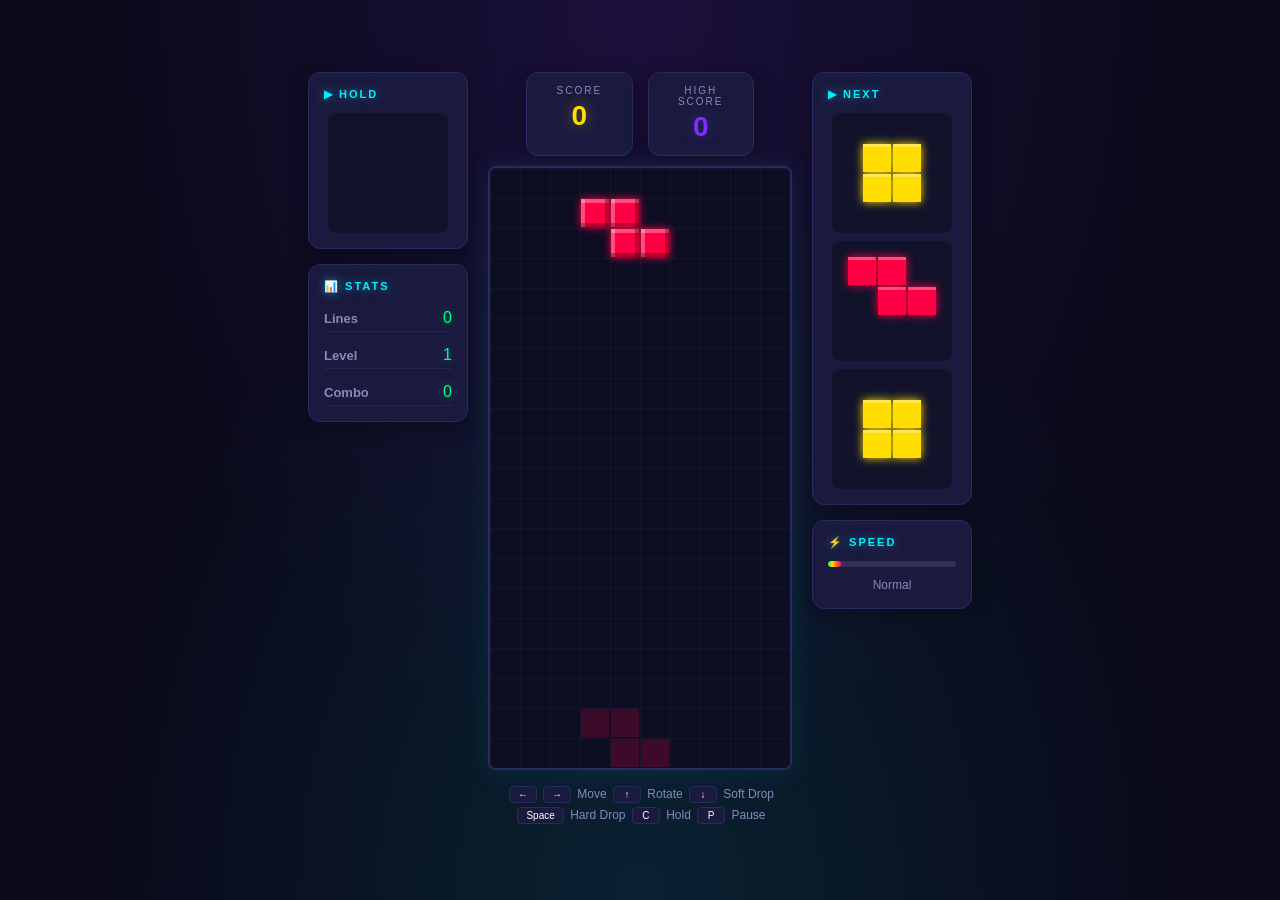
<file: tetris/index.html>
<!DOCTYPE html>
<html lang="id">
<head>
    <meta charset="UTF-8">
    <meta name="viewport" content="width=device-width, initial-scale=1.0">
    <title>Tetris - Powerful Edition</title>
    <link rel="stylesheet" href="style.css">
</head>
<body>
    <div class="container">
        <!-- Sidebar Kiri -->
        <div class="sidebar left-sidebar">
            <div class="panel">
                <h3>▶ HOLD</h3>
                <div class="hold-piece">
                    <canvas id="holdCanvas" width="120" height="120"></canvas>
                </div>
            </div>
            <div class="panel">
                <h3>📊 STATS</h3>
                <div class="stats">
                    <div class="stat-item">
                        <span class="stat-label">Lines</span>
                        <span id="lines" class="stat-value">0</span>
                    </div>
                    <div class="stat-item">
                        <span class="stat-label">Level</span>
                        <span id="level" class="stat-value">1</span>
                    </div>
                    <div class="stat-item">
                        <span class="stat-label">Combo</span>
                        <span id="combo" class="stat-value">0</span>
                    </div>
                </div>
            </div>
        </div>

        <!-- Board Utama -->
        <div class="game-wrapper">
            <div class="score-container">
                <div class="score-panel">
                    <span class="score-label">SCORE</span>
                    <span id="score" class="score-value">0</span>
                </div>
                <div class="high-score-panel">
                    <span class="score-label">HIGH SCORE</span>
                    <span id="highScore" class="score-value">0</span>
                </div>
            </div>
            <div class="board-container">
                <canvas id="boardCanvas" width="300" height="600"></canvas>
                <div id="gameOverlay" class="game-overlay hidden">
                    <div class="overlay-content">
                        <h1 id="overlayTitle">GAME OVER</h1>
                        <p id="overlayScore">Score: 0</p>
                        <button id="restartBtn" class="btn-restart">🔄 Play Again</button>
                    </div>
                </div>
            </div>
            <div class="controls-info">
                <div class="control-group">
                    <span class="key">←</span><span class="key">→</span> Move
                    <span class="key">↑</span> Rotate
                    <span class="key">↓</span> Soft Drop
                </div>
                <div class="control-group">
                    <span class="key">Space</span> Hard Drop
                    <span class="key">C</span> Hold
                    <span class="key">P</span> Pause
                </div>
            </div>
        </div>

        <!-- Sidebar Kanan -->
        <div class="sidebar right-sidebar">
            <div class="panel">
                <h3>▶ NEXT</h3>
                <div class="next-pieces">
                    <canvas id="nextCanvas1" width="120" height="120"></canvas>
                    <canvas id="nextCanvas2" width="120" height="120"></canvas>
                    <canvas id="nextCanvas3" width="120" height="120"></canvas>
                </div>
            </div>
            <div class="panel">
                <h3>⚡ SPEED</h3>
                <div class="speed-display">
                    <div class="speed-bar-container">
                        <div id="speedBar" class="speed-bar" style="width: 10%"></div>
                    </div>
                    <span id="speedText" class="speed-text">Normal</span>
                </div>
            </div>
        </div>
    </div>

    <!-- Particle container for effects -->
    <canvas id="particleCanvas" class="particle-canvas"></canvas>

    <script src="tetris.js"></script>
</body>
</html>
</file>
<file: tetris/style.css>
/* ============================================
   TETRIS POWERFUL EDITION - STYLE
   ============================================ */

* {
    margin: 0;
    padding: 0;
    box-sizing: border-box;
}

@import url('https://fonts.googleapis.com/css2?family=Orbitron:wght@400;700;900&family=Rajdhani:wght@500;600;700&display=swap');

:root {
    --bg-primary: #0a0a1a;
    --bg-secondary: #12122a;
    --bg-panel: #1a1a3e;
    --border-color: #2a2a5e;
    --neon-blue: #00f0ff;
    --neon-pink: #ff00aa;
    --neon-purple: #7b2ff7;
    --neon-green: #00ff88;
    --neon-yellow: #ffdd00;
    --neon-orange: #ff6600;
    --text-primary: #ffffff;
    --text-secondary: #8888bb;
    --glow-blue: 0 0 10px rgba(0, 240, 255, 0.5);
    --glow-pink: 0 0 10px rgba(255, 0, 170, 0.5);
}

body {
    background: var(--bg-primary);
    font-family: 'Rajdhani', sans-serif;
    color: var(--text-primary);
    min-height: 100vh;
    display: flex;
    justify-content: center;
    align-items: center;
    overflow: hidden;
    background-image:
        radial-gradient(ellipse at 50% 0%, rgba(123, 47, 247, 0.15) 0%, transparent 60%),
        radial-gradient(ellipse at 50% 100%, rgba(0, 240, 255, 0.1) 0%, transparent 60%);
}

/* ===== PARTICLE CANVAS ===== */
.particle-canvas {
    position: fixed;
    top: 0;
    left: 0;
    width: 100%;
    height: 100%;
    pointer-events: none;
    z-index: 0;
}

/* ===== CONTAINER ===== */
.container {
    display: flex;
    gap: 20px;
    align-items: flex-start;
    position: relative;
    z-index: 1;
    padding: 20px;
}

/* ===== SIDEBARS ===== */
.sidebar {
    display: flex;
    flex-direction: column;
    gap: 15px;
    width: 160px;
}

.panel {
    background: var(--bg-panel);
    border: 1px solid var(--border-color);
    border-radius: 12px;
    padding: 15px;
    backdrop-filter: blur(10px);
    box-shadow: 0 4px 20px rgba(0, 0, 0, 0.3);
    transition: border-color 0.3s;
}

.panel:hover {
    border-color: var(--neon-blue);
}

.panel h3 {
    font-family: 'Orbitron', sans-serif;
    font-size: 11px;
    color: var(--neon-blue);
    text-transform: uppercase;
    letter-spacing: 2px;
    margin-bottom: 12px;
    text-shadow: var(--glow-blue);
}

/* ===== HOLD PIECE ===== */
.hold-piece {
    display: flex;
    justify-content: center;
    align-items: center;
    min-height: 120px;
}

.hold-piece canvas {
    border-radius: 8px;
    background: rgba(0, 0, 0, 0.3);
}

/* ===== NEXT PIECES ===== */
.next-pieces {
    display: flex;
    flex-direction: column;
    gap: 8px;
    align-items: center;
}

.next-pieces canvas {
    background: rgba(0, 0, 0, 0.3);
    border-radius: 8px;
}

/* ===== STATS ===== */
.stats {
    display: flex;
    flex-direction: column;
    gap: 10px;
}

.stat-item {
    display: flex;
    justify-content: space-between;
    align-items: center;
    padding: 4px 0;
    border-bottom: 1px solid rgba(255, 255, 255, 0.05);
}

.stat-label {
    color: var(--text-secondary);
    font-size: 13px;
    font-weight: 600;
}

.stat-value {
    font-family: 'Orbitron', sans-serif;
    font-size: 16px;
    color: var(--neon-green);
    text-shadow: 0 0 8px rgba(0, 255, 136, 0.4);
}

/* ===== SPEED DISPLAY ===== */
.speed-display {
    text-align: center;
}

.speed-bar-container {
    width: 100%;
    height: 6px;
    background: rgba(255, 255, 255, 0.1);
    border-radius: 3px;
    overflow: hidden;
    margin-bottom: 8px;
}

.speed-bar {
    height: 100%;
    background: linear-gradient(90deg, var(--neon-green), var(--neon-yellow), var(--neon-orange), var(--neon-pink));
    border-radius: 3px;
    transition: width 0.3s ease;
    box-shadow: 0 0 8px rgba(255, 0, 170, 0.4);
}

.speed-text {
    font-family: 'Orbitron', sans-serif;
    font-size: 12px;
    color: var(--text-secondary);
}

/* ===== SCORE ===== */
.score-container {
    display: flex;
    gap: 15px;
    margin-bottom: 10px;
}

.score-panel, .high-score-panel {
    background: var(--bg-panel);
    border: 1px solid var(--border-color);
    border-radius: 12px;
    padding: 12px 20px;
    text-align: center;
    flex: 1;
    backdrop-filter: blur(10px);
    box-shadow: 0 4px 20px rgba(0, 0, 0, 0.3);
}

.score-label {
    font-family: 'Orbitron', sans-serif;
    font-size: 10px;
    color: var(--text-secondary);
    letter-spacing: 2px;
    text-transform: uppercase;
    display: block;
    margin-bottom: 4px;
}

.score-value {
    font-family: 'Orbitron', sans-serif;
    font-size: 28px;
    font-weight: 900;
    color: var(--neon-yellow);
    text-shadow: 0 0 15px rgba(255, 221, 0, 0.4);
}

.high-score-panel .score-value {
    color: var(--neon-purple);
    text-shadow: 0 0 15px rgba(123, 47, 247, 0.4);
}

/* ===== BOARD ===== */
.game-wrapper {
    display: flex;
    flex-direction: column;
    align-items: center;
}

.board-container {
    position: relative;
    border: 2px solid var(--border-color);
    border-radius: 8px;
    overflow: hidden;
    box-shadow:
        0 0 30px rgba(0, 240, 255, 0.1),
        inset 0 0 30px rgba(0, 0, 0, 0.3);
}

#boardCanvas {
    display: block;
    background: #0d0d24;
}

/* ===== GRID LINES (via overlay) ===== */
.board-container::before {
    content: '';
    position: absolute;
    top: 0;
    left: 0;
    right: 0;
    bottom: 0;
    background-image:
        linear-gradient(rgba(255, 255, 255, 0.03) 1px, transparent 1px),
        linear-gradient(90deg, rgba(255, 255, 255, 0.03) 1px, transparent 1px);
    background-size: 30px 30px;
    pointer-events: none;
    z-index: 1;
}

/* ===== GAME OVERLAY ===== */
.game-overlay {
    position: absolute;
    top: 0;
    left: 0;
    right: 0;
    bottom: 0;
    background: rgba(0, 0, 0, 0.85);
    display: flex;
    justify-content: center;
    align-items: center;
    z-index: 10;
    backdrop-filter: blur(5px);
    transition: opacity 0.5s ease;
}

.game-overlay.hidden {
    display: none;
    opacity: 0;
}

.overlay-content {
    text-align: center;
    animation: pulseIn 0.5s ease;
}

.overlay-content h1 {
    font-family: 'Orbitron', sans-serif;
    font-size: 42px;
    font-weight: 900;
    background: linear-gradient(135deg, var(--neon-pink), var(--neon-orange));
    -webkit-background-clip: text;
    background-clip: text;
    -webkit-text-fill-color: transparent;
    text-shadow: none;
    margin-bottom: 15px;
    letter-spacing: 4px;
}

.overlay-content p {
    font-family: 'Orbitron', sans-serif;
    font-size: 20px;
    color: var(--text-secondary);
    margin-bottom: 25px;
}

.btn-restart {
    font-family: 'Rajdhani', sans-serif;
    font-size: 18px;
    font-weight: 700;
    padding: 14px 40px;
    background: linear-gradient(135deg, var(--neon-blue), var(--neon-purple));
    color: white;
    border: none;
    border-radius: 50px;
    cursor: pointer;
    text-transform: uppercase;
    letter-spacing: 2px;
    transition: all 0.3s ease;
    box-shadow: 0 0 20px rgba(0, 240, 255, 0.3);
}

.btn-restart:hover {
    transform: translateY(-2px) scale(1.05);
    box-shadow: 0 0 40px rgba(0, 240, 255, 0.5);
}

.btn-restart:active {
    transform: translateY(0) scale(0.98);
}

/* ===== CONTROLS INFO ===== */
.controls-info {
    margin-top: 12px;
    text-align: center;
}

.control-group {
    color: var(--text-secondary);
    font-size: 12px;
    margin: 4px 0;
}

.key {
    display: inline-block;
    background: var(--bg-panel);
    border: 1px solid var(--border-color);
    border-radius: 4px;
    padding: 2px 8px;
    font-family: 'Orbitron', sans-serif;
    font-size: 10px;
    color: var(--text-primary);
    margin: 0 3px;
    min-width: 28px;
    text-align: center;
}

/* ===== ANIMATIONS ===== */
@keyframes pulseIn {
    0% {
        transform: scale(0.8);
        opacity: 0;
    }
    100% {
        transform: scale(1);
        opacity: 1;
    }
}

@keyframes glowPulse {
    0%, 100% { opacity: 0.6; }
    50% { opacity: 1; }
}

/* ===== LINE CLEAR FLASH ===== */
@keyframes flash {
    0%, 100% { opacity: 1; }
    50% { opacity: 0.2; }
}

/* ===== RESPONSIVE ===== */
@media (max-width: 900px) {
    .container {
        flex-direction: column;
        align-items: center;
        gap: 15px;
    }

    .sidebar {
        flex-direction: row;
        width: 100%;
        max-width: 500px;
        flex-wrap: wrap;
        justify-content: center;
    }

    .sidebar .panel {
        flex: 1;
        min-width: 140px;
    }

    .next-pieces {
        flex-direction: row;
    }

    .controls-info {
        display: none;
    }
}

@media (max-width: 500px) {
    .score-value {
        font-size: 20px;
    }

    .panel h3 {
        font-size: 9px;
    }

    .sidebar {
        gap: 10px;
    }
}
</file>
